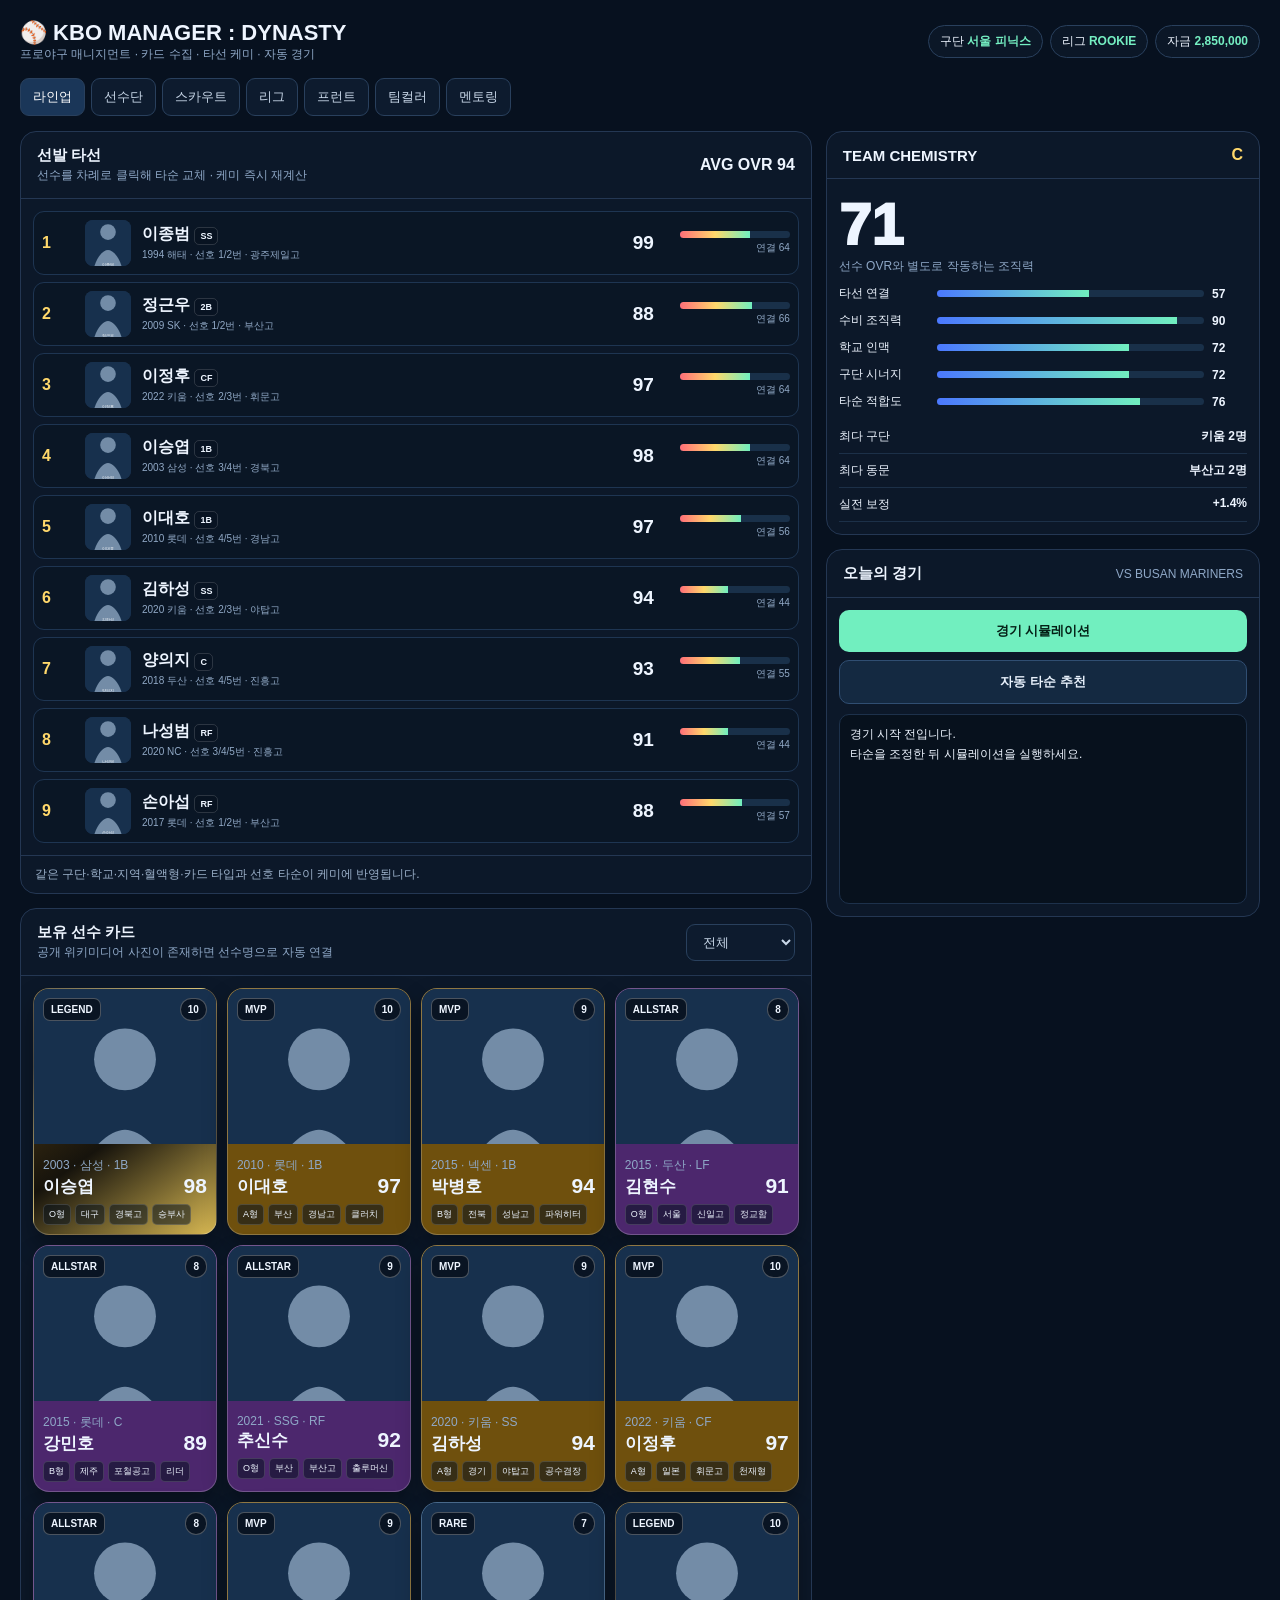
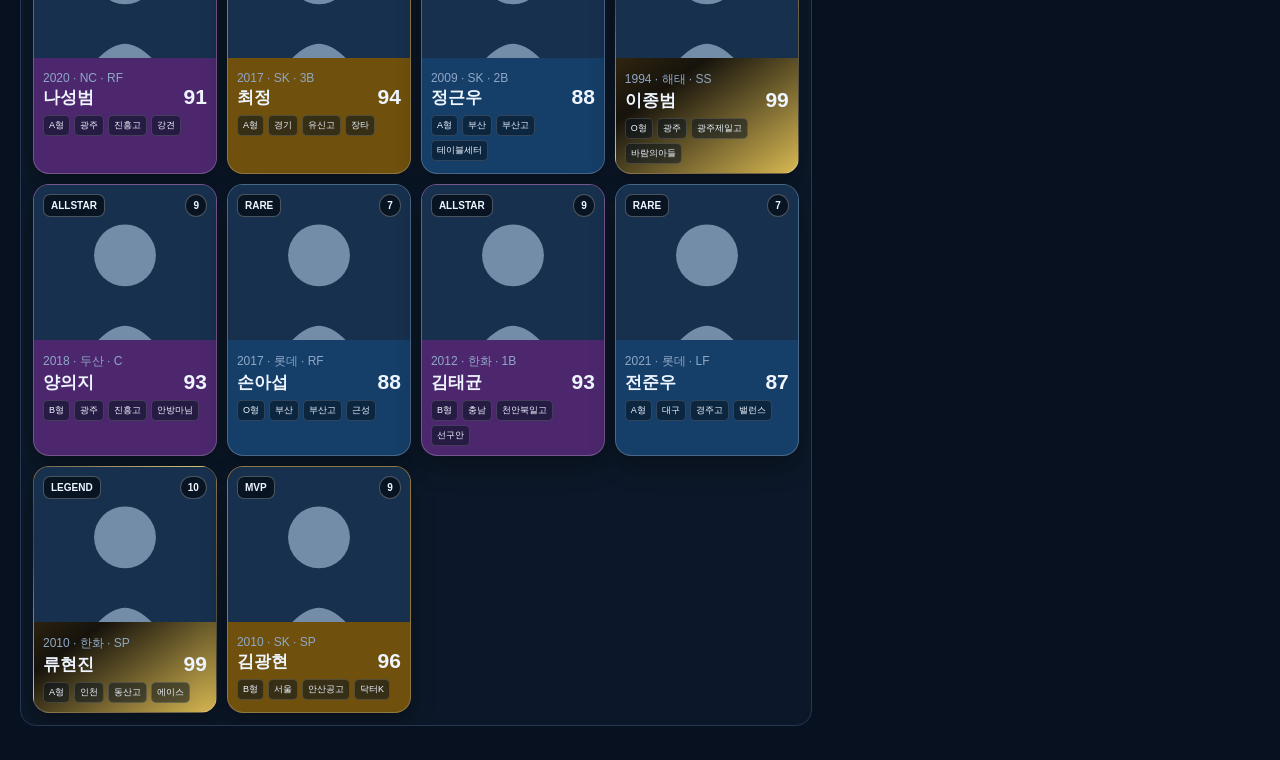
<file: kbo-manager/index.html>
<!doctype html><html lang="ko"><head><meta charset="utf-8"><meta name="viewport" content="width=device-width,initial-scale=1"><title>KBO MANAGER : DYNASTY</title><style>
*{box-sizing:border-box}body{margin:0;background:#07111f;color:#eef5ff;font-family:Arial,"Noto Sans KR",sans-serif}.wrap{max-width:1450px;margin:auto;padding:20px}header{display:flex;justify-content:space-between;gap:12px;align-items:center}.brand{font-weight:900;font-size:22px}.muted{color:#8fa8c7;font-size:12px}.chips{display:flex;gap:7px;flex-wrap:wrap}.chip{border:1px solid #29405d;border-radius:99px;padding:7px 11px;font-size:12px;background:#0b1727}.chip b{color:#75efc2}.nav{display:flex;gap:6px;margin:15px 0;overflow:auto}.nav button,select{background:#0d1b2e;color:#c9d8e9;border:1px solid #29405d;border-radius:9px;padding:9px 12px}.nav .on{background:#1a3658;color:white}.grid{display:grid;grid-template-columns:1.55fr .85fr;gap:14px}.panel{background:#0c1829;border:1px solid #243753;border-radius:16px;overflow:hidden;margin-bottom:14px}.head{padding:14px 16px;border-bottom:1px solid #243753;display:flex;justify-content:space-between;align-items:center}.head h2{font-size:15px;margin:0}.pad{padding:12px}.lineup{display:grid;gap:7px}.slot{display:grid;grid-template-columns:34px 48px 1fr 55px 110px;gap:9px;align-items:center;border:1px solid #1e3552;padding:8px;border-radius:11px;background:#0a1625;cursor:pointer}.slot:hover,.slot.sel{border-color:#71e8bf}.order{font-weight:900;color:#ffd86b}.mini{width:46px;height:46px;border-radius:8px;object-fit:cover;background:#1a304c}.name{font-weight:800}.meta{font-size:10px;color:#91a9c6;margin-top:3px}.ovr{font-size:19px;font-weight:900;text-align:center}.bar{height:7px;border-radius:9px;background:#193049;overflow:hidden}.bar i{display:block;height:100%;background:linear-gradient(90deg,#ff6e78,#ffd86b,#70efbf)}.pool{display:grid;grid-template-columns:repeat(4,1fr);gap:10px}.card{min-height:245px;border-radius:16px;overflow:hidden;position:relative;border:1px solid #ffffff38;cursor:pointer;box-shadow:0 12px 24px #0005}.card:hover{transform:translateY(-3px)}.rare{background:#153e68}.allstar{background:#4c276d}.mvp{background:#6f500d}.legend{background:linear-gradient(145deg,#6c5018,#16130c 55%,#d9b953)}.photo{width:100%;height:155px;object-fit:cover;object-position:center top;background:#17304d}.grade,.cost{position:absolute;top:9px;z-index:2;background:#07111ddd;border:1px solid #ffffff45;font-size:10px;font-weight:900;padding:5px 7px;border-radius:7px}.grade{left:9px}.cost{right:9px;border-radius:99px}.body{padding:9px}.cardname{display:flex;justify-content:space-between;align-items:end}.cardname b{font-size:17px}.cardname strong{font-size:21px}.tags{display:flex;gap:4px;flex-wrap:wrap;margin-top:6px}.tag{font-size:9px;border:1px solid #ffffff25;background:#07111f88;padding:3px 5px;border-radius:5px}.score{font-size:58px;font-weight:1000}.g{display:grid;grid-template-columns:90px 1fr 35px;gap:8px;align-items:center;margin:10px 0;font-size:12px}.g .bar i{background:linear-gradient(90deg,#4b78ff,#71efbf)}.syn{display:flex;justify-content:space-between;border-bottom:1px solid #1c3048;padding:8px 0;font-size:12px}.btn{width:100%;border:0;border-radius:10px;padding:12px;background:#71efbf;color:#042016;font-weight:900;cursor:pointer}.btn2{margin-top:8px;background:#142941;color:#e7f0fb;border:1px solid #304e72}.log{margin-top:10px;border:1px solid #1d314b;background:#07111d;padding:10px;border-radius:10px;min-height:190px;max-height:260px;overflow:auto;font-size:12px;line-height:1.65}.ticker{font-size:12px;color:#9bb0c9;padding:10px 14px;border-top:1px solid #243753}.modal{display:none;position:fixed;inset:0;background:#000b;place-items:center;padding:15px;z-index:10}.modal.show{display:grid}.detail{width:min(720px,96vw);background:#0c1829;border:1px solid #365376;border-radius:16px;display:grid;grid-template-columns:260px 1fr;overflow:hidden}.detail img{width:100%;height:370px;object-fit:cover}.detail .info{padding:18px}.stats{display:grid;grid-template-columns:1fr 1fr;gap:7px}.stat{padding:8px;border:1px solid #233b59;border-radius:8px;display:flex;justify-content:space-between}.close{float:right;background:#142941;border:1px solid #304e72;color:white;border-radius:7px;padding:6px 8px}
@media(max-width:1000px){.grid{grid-template-columns:1fr}.pool{grid-template-columns:repeat(3,1fr)}}@media(max-width:650px){header{align-items:flex-start;flex-direction:column}.pool{grid-template-columns:repeat(2,1fr)}.slot{grid-template-columns:28px 42px 1fr 45px}.slot .chem{display:none}.detail{grid-template-columns:1fr}.detail img{height:280px}}
</style></head><body><div class="wrap"><header><div><div class="brand">⚾ KBO MANAGER : DYNASTY</div><div class="muted">프로야구 매니지먼트 · 카드 수집 · 타선 케미 · 자동 경기</div></div><div class="chips"><div class="chip">구단 <b>서울 피닉스</b></div><div class="chip">리그 <b>ROOKIE</b></div><div class="chip">자금 <b>2,850,000</b></div></div></header>
<div class="nav"><button class="on">라인업</button><button>선수단</button><button>스카우트</button><button>리그</button><button>프런트</button><button>팀컬러</button><button>멘토링</button></div>
<div class="grid"><main><section class="panel"><div class="head"><div><h2>선발 타선</h2><span class="muted">선수를 차례로 클릭해 타순 교체 · 케미 즉시 재계산</span></div><b id="avg"></b></div><div class="pad lineup" id="lineup"></div><div class="ticker" id="ticker">같은 구단·학교·지역·혈액형·카드 타입과 선호 타순이 케미에 반영됩니다.</div></section>
<section class="panel"><div class="head"><div><h2>보유 선수 카드</h2><span class="muted">공개 위키미디어 사진이 존재하면 선수명으로 자동 연결</span></div><select id="filter"><option value="all">전체</option><option value="legend">LEGEND</option><option value="mvp">MVP</option><option value="allstar">ALL-STAR</option><option value="rare">RARE</option></select></div><div class="pad pool" id="pool"></div></section></main>
<aside><section class="panel"><div class="head"><h2>TEAM CHEMISTRY</h2><b id="rank" style="color:#ffd86b"></b></div><div class="pad"><div class="score" id="score"></div><div class="muted">선수 OVR와 별도로 작동하는 조직력</div><div id="gauges"></div><div id="syns"></div></div></section>
<section class="panel"><div class="head"><h2>오늘의 경기</h2><span class="muted">VS BUSAN MARINERS</span></div><div class="pad"><button class="btn" id="sim">경기 시뮬레이션</button><button class="btn btn2" id="auto">자동 타순 추천</button><div class="log" id="log">경기 시작 전입니다.<br>타순을 조정한 뒤 시뮬레이션을 실행하세요.</div></div></section></aside></div></div>
<div class="modal" id="modal"><div class="detail" id="detail"></div></div><script>
const P=[
[1,'이승엽','Lee Seung-yuop',2003,'삼성','1B','legend',10,98,'O','대구','경북고','A',[3,4],'승부사',{컨택:93,파워:100,선구:95,주루:66,수비:82,멘탈:97}],
[2,'이대호','Lee Dae-ho',2010,'롯데','1B','mvp',10,97,'A','부산','경남고','C',[4,5],'클러치',{컨택:98,파워:98,선구:93,주루:48,수비:77,멘탈:96}],
[3,'박병호','Park Byung-ho',2015,'넥센','1B','mvp',9,94,'B','전북','성남고','B',[4,5],'파워히터',{컨택:88,파워:99,선구:91,주루:64,수비:79,멘탈:90}],
[4,'김현수','Kim Hyun-soo (baseball)',2015,'두산','LF','allstar',8,91,'O','서울','신일고','A',[2,3],'정교함',{컨택:96,파워:88,선구:95,주루:70,수비:82,멘탈:92}],
[5,'강민호','Kang Min-ho',2015,'롯데','C','allstar',8,89,'B','제주','포철공고','D',[5,6],'리더',{컨택:85,파워:91,선구:84,주루:55,수비:92,멘탈:91}],
[6,'추신수','Shin-Soo Choo',2021,'SSG','RF','allstar',9,92,'O','부산','부산고','C',[1,2,3],'출루머신',{컨택:91,파워:92,선구:98,주루:82,수비:79,멘탈:94}],
[7,'김하성','Ha-seong Kim',2020,'키움','SS','mvp',9,94,'A','경기','야탑고','A',[2,3],'공수겸장',{컨택:92,파워:91,선구:90,주루:91,수비:96,멘탈:93}],
[8,'이정후','Lee Jung-hoo',2022,'키움','CF','mvp',10,97,'A','일본','휘문고','B',[2,3],'천재형',{컨택:100,파워:90,선구:97,주루:90,수비:94,멘탈:96}],
[9,'나성범','Na Sung-bum',2020,'NC','RF','allstar',8,91,'A','광주','진흥고','C',[3,4,5],'강견',{컨택:91,파워:96,선구:83,주루:80,수비:90,멘탈:89}],
[10,'최정','Choi Jeong (baseball)',2017,'SK','3B','mvp',9,94,'A','경기','유신고','D',[3,4],'장타',{컨택:90,파워:98,선구:92,주루:76,수비:91,멘탈:95}],
[11,'정근우','Jeong Keun-woo',2009,'SK','2B','rare',7,88,'A','부산','부산고','C',[1,2],'테이블세터',{컨택:92,파워:73,선구:88,주루:97,수비:90,멘탈:91}],
[12,'이종범','Lee Jong-beom',1994,'해태','SS','legend',10,99,'O','광주','광주제일고','A',[1,2],'바람의아들',{컨택:98,파워:91,선구:91,주루:100,수비:97,멘탈:99}],
[13,'양의지','Yang Eui-ji',2018,'두산','C','allstar',9,93,'B','광주','진흥고','B',[4,5],'안방마님',{컨택:94,파워:91,선구:92,주루:52,수비:98,멘탈:97}],
[14,'손아섭','Son Ah-seop',2017,'롯데','RF','rare',7,88,'O','부산','부산고','A',[1,2],'근성',{컨택:95,파워:79,선구:91,주루:88,수비:84,멘탈:92}],
[15,'김태균','Kim Tae-kyun (baseball, born 1982)',2012,'한화','1B','allstar',9,93,'B','충남','천안북일고','D',[3,4],'선구안',{컨택:96,파워:91,선구:99,주루:45,수비:80,멘탈:96}],
[16,'전준우','Jun-woo Jeon',2021,'롯데','LF','rare',7,87,'A','대구','경주고','C',[2,3,4],'밸런스',{컨택:91,파워:87,선구:85,주루:78,수비:82,멘탈:88}],
[17,'류현진','Hyun-jin Ryu',2010,'한화','SP','legend',10,99,'A','인천','동산고','P',[],'에이스',{구속:93,구위:99,제구:100,변화:99,체력:98,멘탈:100}],
[18,'김광현','Kim Kwang-hyun',2010,'SK','SP','mvp',9,96,'B','서울','안산공고','P',[],'닥터K',{구속:96,구위:98,제구:91,변화:97,체력:95,멘탈:96}]
].map(a=>({id:a[0],name:a[1],wiki:a[2],year:a[3],team:a[4],pos:a[5],grade:a[6],cost:a[7],ovr:a[8],blood:a[9],region:a[10],school:a[11],type:a[12],pref:a[13],trait:a[14],stats:a[15]}));
let L=[12,11,8,1,2,7,13,9,14],pick=null,PH={};const $=s=>document.querySelector(s),by=id=>P.find(p=>p.id===id);
function fb(n){return 'data:image/svg+xml;charset=utf-8,'+encodeURIComponent("<svg xmlns='http://www.w3.org/2000/svg' width='400' height='500'><rect width='100%' height='100%' fill='#17304d'/><circle cx='200' cy='155' r='68' fill='#738ca7'/><path d='M70 500c22-130 90-190 130-190s108 60 130 190' fill='#738ca7'/><text x='200' y='450' text-anchor='middle' fill='white' font-size='32' font-family='sans-serif'>"+n+"</text></svg>")}
async function photo(p){if(PH[p.id]&&!PH[p.id].startsWith('data:'))return PH[p.id];PH[p.id]=fb(p.name);try{let r=await fetch('https://en.wikipedia.org/api/rest_v1/page/summary/'+encodeURIComponent(p.wiki));if(r.ok){let j=await r.json();PH[p.id]=j.thumbnail?.source||j.originalimage?.source||PH[p.id]}}catch(e){}return PH[p.id]}
function pc(a,b,ia,ib){let v=50;if(a.team==b.team)v+=8;if(a.year==b.year)v+=4;if(a.school==b.school)v+=7;if(a.region==b.region)v+=4;if(a.blood==b.blood)v+=2;if(a.type==b.type)v+=4;if(a.trait=='리더'||b.trait=='리더')v+=2;for(let [p,i] of [[a,ia],[b,ib]])v+=p.pref.includes(i+1)?7:p.pref.some(x=>Math.abs(x-i-1)==1)?3:-3;return Math.max(20,Math.min(100,v))}
function metrics(){let ps=L.map(by),pairs=ps.slice(0,-1).map((p,i)=>pc(p,ps[i+1],i,i+1)),bat=Math.round(pairs.reduce((a,b)=>a+b,0)/pairs.length),def=Math.round(ps.reduce((s,p)=>s+(p.stats.수비||82),0)/9),cnt=(k)=>{let m={};ps.forEach(p=>m[p[k]]=(m[p[k]]||0)+1);return Math.max(...Object.values(m))},school=Math.min(100,58+cnt('school')*7),club=Math.min(100,56+cnt('team')*8),roles=Math.round(ps.reduce((s,p,i)=>s+(p.pref.includes(i+1)?92:p.pref.some(x=>Math.abs(x-i-1)==1)?76:56),0)/9),total=Math.round(bat*.32+def*.18+school*.12+club*.18+roles*.2);return{bat,def,school,club,roles,total}}
function render(){let box=$('#lineup'),sum=0;box.innerHTML='';L.forEach((id,i)=>{let p=by(id),c=i<8?pc(p,by(L[i+1]),i,i+1):metrics().bat;sum+=p.ovr;let d=document.createElement('div');d.className='slot '+(pick===i?'sel':'');d.onclick=()=>swap(i);d.innerHTML="<div class='order'>"+(i+1)+"</div><img class='mini' id='m"+p.id+"' src='"+(PH[p.id]||fb(p.name))+"'><div><div class='name'>"+p.name+" <span class='tag'>"+p.pos+"</span></div><div class='meta'>"+p.year+" "+p.team+" · 선호 "+(p.pref.join('/')||'-')+"번 · "+p.school+"</div></div><div class='ovr'>"+p.ovr+"</div><div class='chem'><div class='bar'><i style='width:"+c+"%'></i></div><div class='meta' style='text-align:right'>연결 "+c+"</div></div>";box.appendChild(d);photo(p).then(s=>{let e=$('#m'+p.id);if(e)e.src=s})});$('#avg').textContent='AVG OVR '+Math.round(sum/9);pool();chem()}
function swap(i){if(pick===null){pick=i;$('#ticker').textContent=(i+1)+'번 '+by(L[i]).name+' 선택. 교체할 타순을 클릭하세요.'}else if(pick===i)pick=null;else{[L[pick],L[i]]=[L[i],L[pick]];pick=null;$('#ticker').textContent='타순 교체 완료. 케미스트리가 재계산되었습니다.'}render()}
function pool(){let f=$('#filter').value,b=$('#pool');b.innerHTML='';P.filter(p=>f=='all'||p.grade==f).forEach(p=>{let d=document.createElement('div');d.className='card '+p.grade;d.onclick=()=>detail(p);d.innerHTML="<span class='grade'>"+p.grade.toUpperCase()+"</span><span class='cost'>"+p.cost+"</span><img class='photo' id='p"+p.id+"' src='"+(PH[p.id]||fb(p.name))+"'><div class='body'><div class='muted'>"+p.year+" · "+p.team+" · "+p.pos+"</div><div class='cardname'><b>"+p.name+"</b><strong>"+p.ovr+"</strong></div><div class='tags'><span class='tag'>"+p.blood+"형</span><span class='tag'>"+p.region+"</span><span class='tag'>"+p.school+"</span><span class='tag'>"+p.trait+"</span></div></div>";b.appendChild(d);photo(p).then(s=>{let e=$('#p'+p.id);if(e)e.src=s})})}
function chem(){let m=metrics();$('#score').textContent=m.total;$('#rank').textContent=m.total>=90?'S':m.total>=82?'A':m.total>=72?'B':'C';let ar=[['타선 연결',m.bat],['수비 조직력',m.def],['학교 인맥',m.school],['구단 시너지',m.club],['타순 적합도',m.roles]];$('#gauges').innerHTML=ar.map(x=>"<div class='g'><span>"+x[0]+"</span><div class='bar'><i style='width:"+x[1]+"%'></i></div><b>"+x[1]+"</b></div>").join('');let ps=L.map(by),top=k=>{let o={};ps.forEach(p=>o[p[k]]=(o[p[k]]||0)+1);return Object.entries(o).sort((a,b)=>b[1]-a[1])[0]},t=top('team'),s=top('school');$('#syns').innerHTML="<div class='syn'><span>최다 구단</span><b>"+t[0]+" "+t[1]+"명</b></div><div class='syn'><span>최다 동문</span><b>"+s[0]+" "+s[1]+"명</b></div><div class='syn'><span>실전 보정</span><b>+"+Math.max(0,((m.total-60)/8).toFixed(1))+"%</b></div>"}
function detail(p){$('#detail').innerHTML="<img id='dp' src='"+(PH[p.id]||fb(p.name))+"'><div class='info'><button class='close' onclick='closeM()'>닫기</button><div class='muted'>"+p.grade.toUpperCase()+" · COST "+p.cost+"</div><h1>"+p.name+" <small>"+p.ovr+"</small></h1><div class='muted'>"+p.year+" "+p.team+" · "+p.pos+" · "+p.school+" · "+p.region+" · "+p.blood+"형</div><div class='tags'><span class='tag'>TYPE "+p.type+"</span><span class='tag'>"+p.trait+"</span></div><div class='stats'>"+Object.entries(p.stats).map(x=>"<div class='stat'><span>"+x[0]+"</span><b>"+x[1]+"</b></div>").join('')+"</div><p class='muted'>사진은 위키백과/위키미디어 공개 이미지가 확인되면 자동 연결됩니다. 능력치는 게임 밸런스용 카드 수치입니다.</p></div>";$('#modal').classList.add('show');photo(p).then(s=>$('#dp').src=s)}window.closeM=()=>$('#modal').classList.remove('show');$('#modal').onclick=e=>{if(e.target.id=='modal')closeM()};
function auto(){let r=L.map(by),out=[];for(let pos=1;pos<=9;pos++){r.sort((a,b)=>((b.pref.includes(pos)?25:0)+b.ovr)-((a.pref.includes(pos)?25:0)+a.ovr));out.push(r.shift())}L=out.map(p=>p.id);$('#ticker').textContent='선호 타순 중심 자동 추천을 적용했습니다.';render()}
function sim(){let m=metrics(),power=L.map(by).reduce((s,p)=>s+p.ovr,0)/9+(m.total-70)*.16,u=0,v=0,ls=[];for(let i=1;i<=9;i++){let a=Math.random()<(power-70)/55?Math.floor(Math.random()*3):0,b=Math.random()<.3?Math.floor(Math.random()*3):0;u+=a;v+=b;if(a)ls.push('<b>'+i+'회말</b> '+by(L[Math.floor(Math.random()*9)]).name+' 중심 공격 '+a+'득점');if(b)ls.push(i+'회초 상대 '+b+'득점')}if(u==v)u++;ls.unshift('<b>경기 종료</b> 서울 피닉스 '+u+' : '+v+' 부산 마리너스');ls.push(u>v?'<b>승리!</b> 팀 케미 보정이 반영되었습니다.':'패배. 타순 케미를 다시 조정해보세요.');$('#log').innerHTML=ls.join('<br>')}
$('#filter').onchange=pool;$('#auto').onclick=auto;$('#sim').onclick=sim;render();
</script></body></html>
</file>
